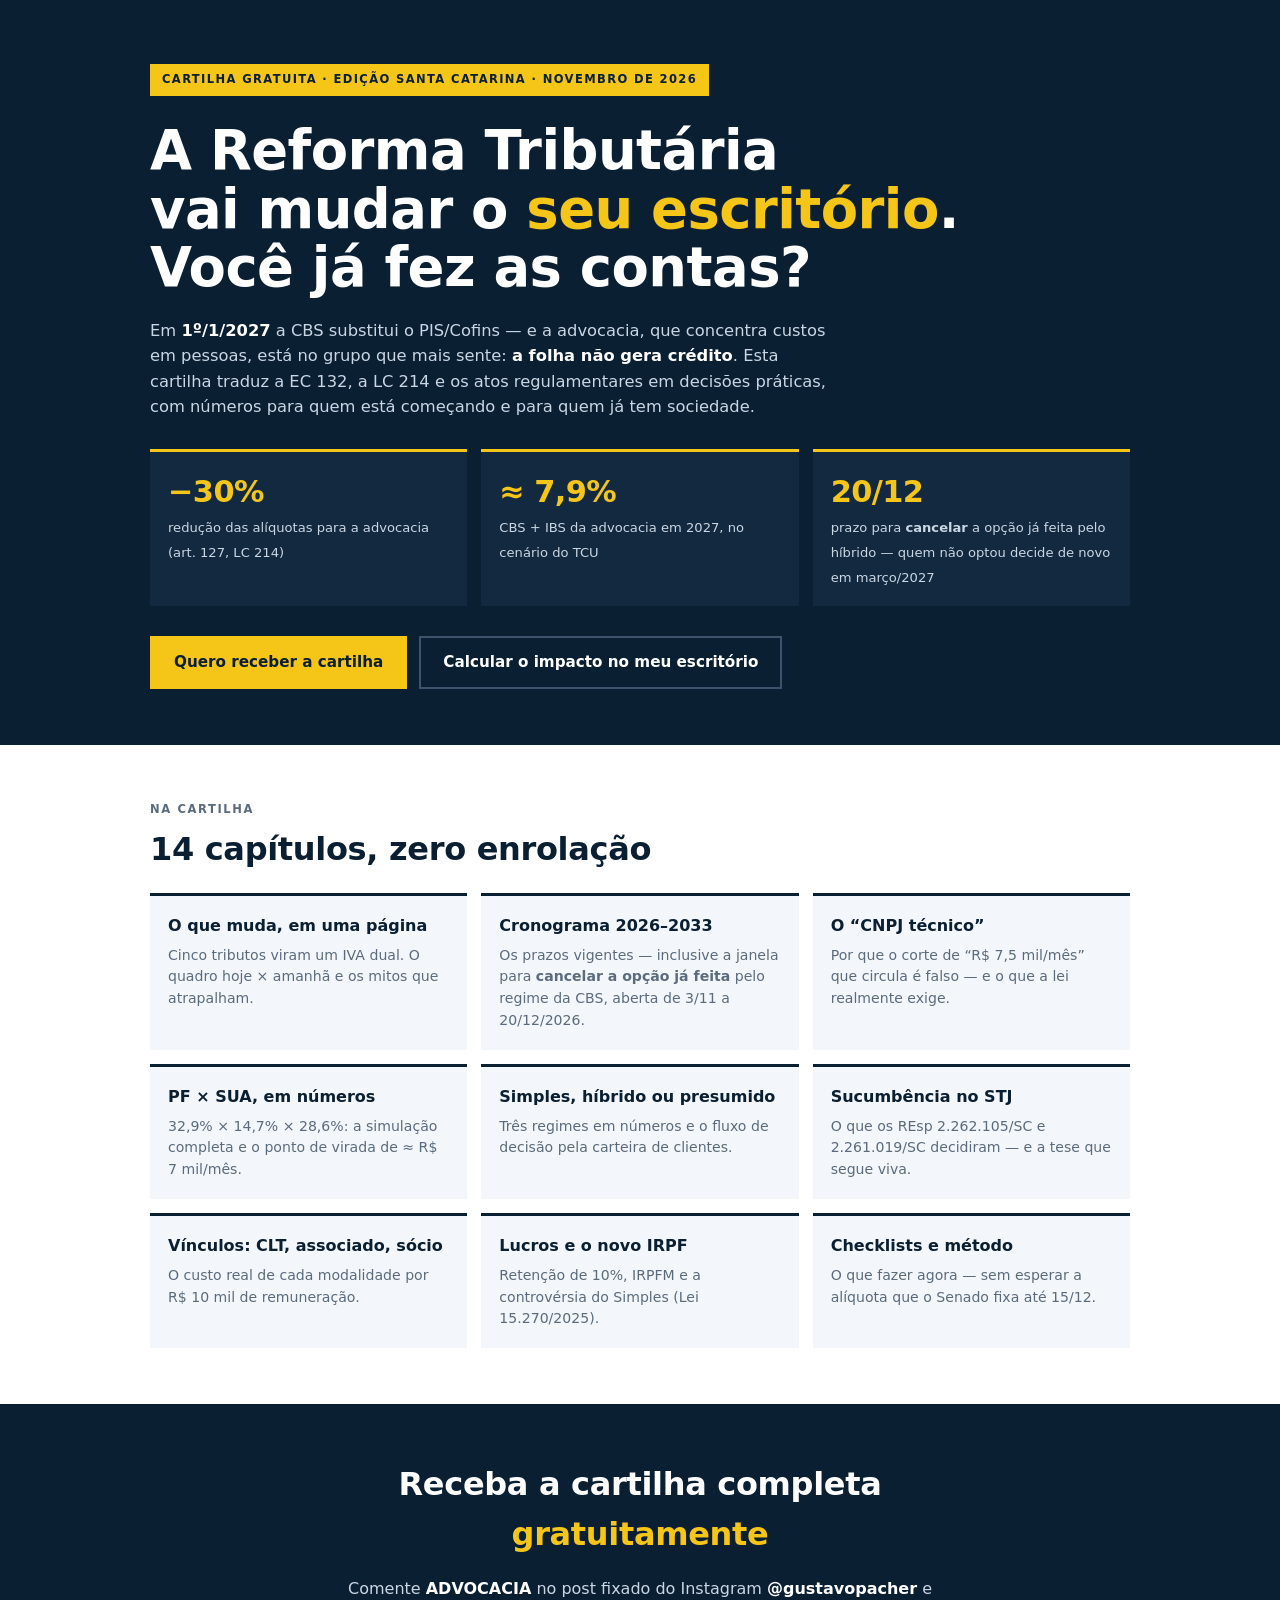
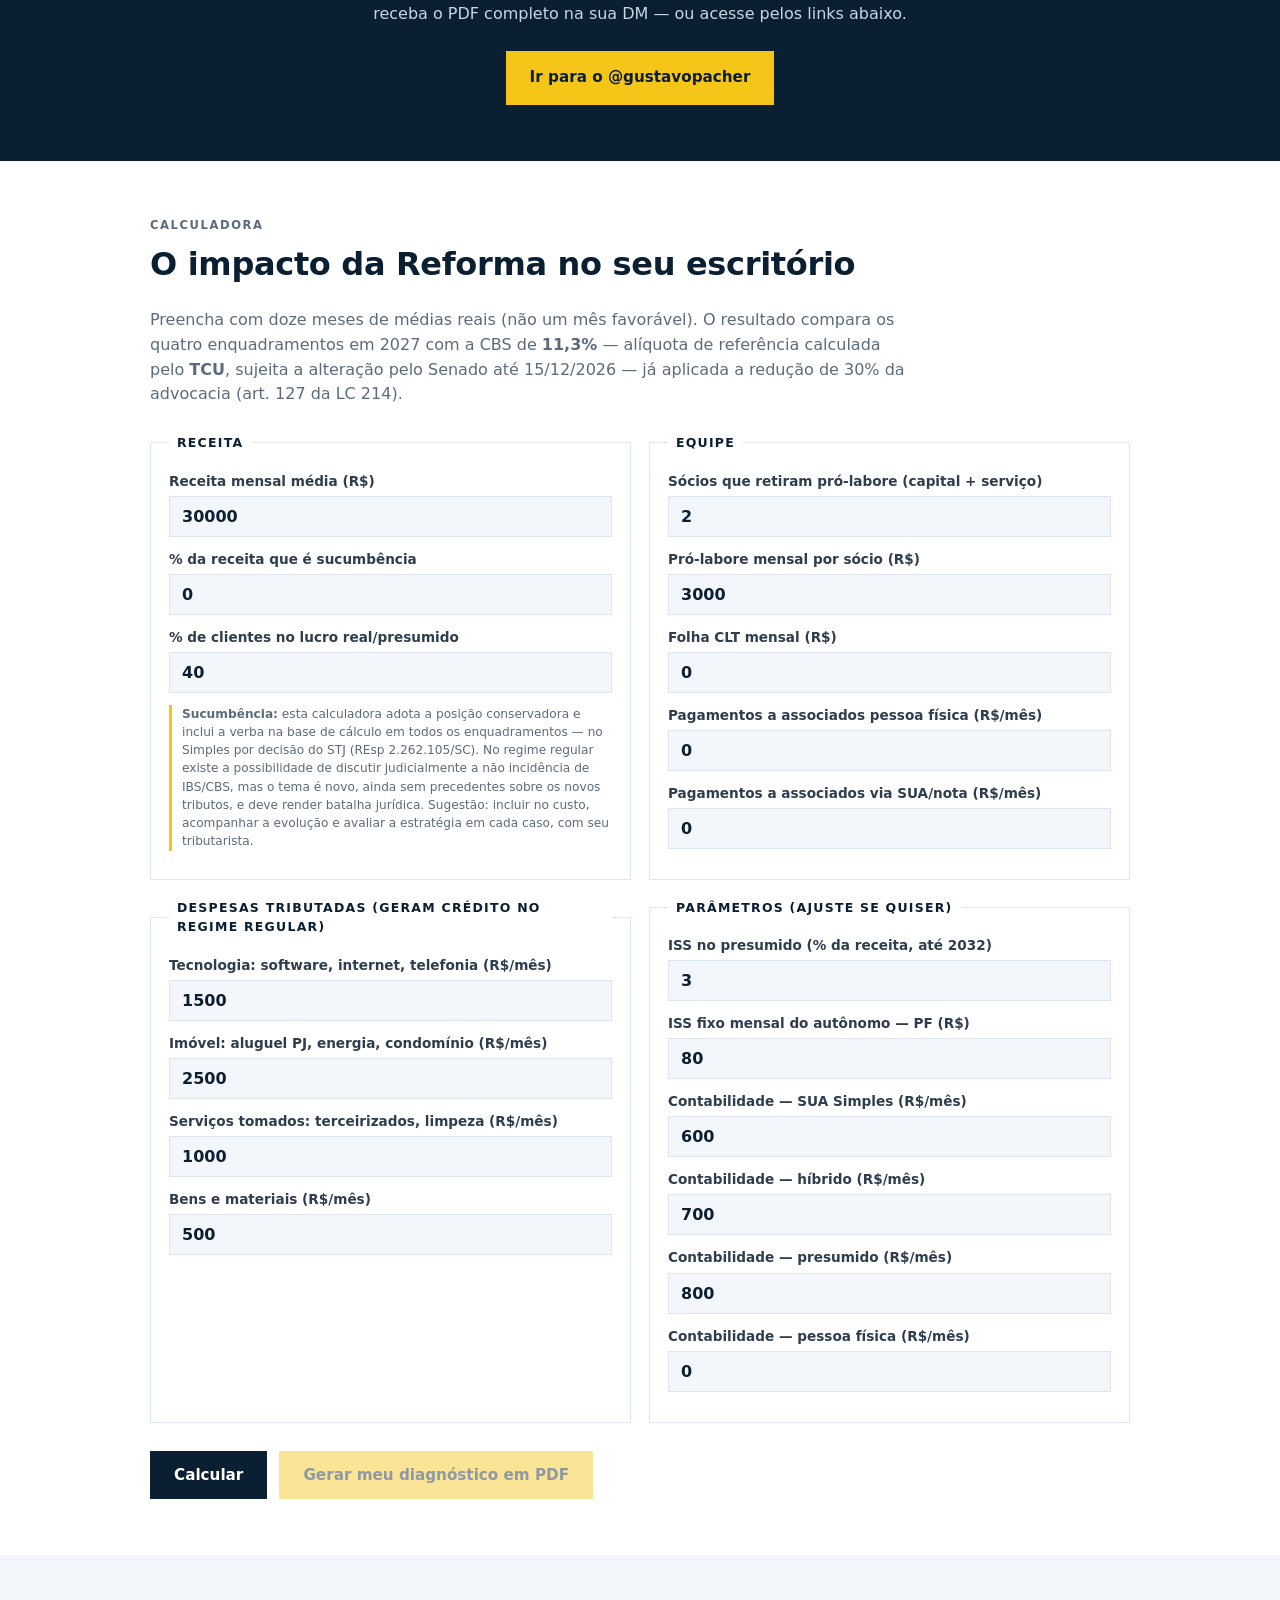
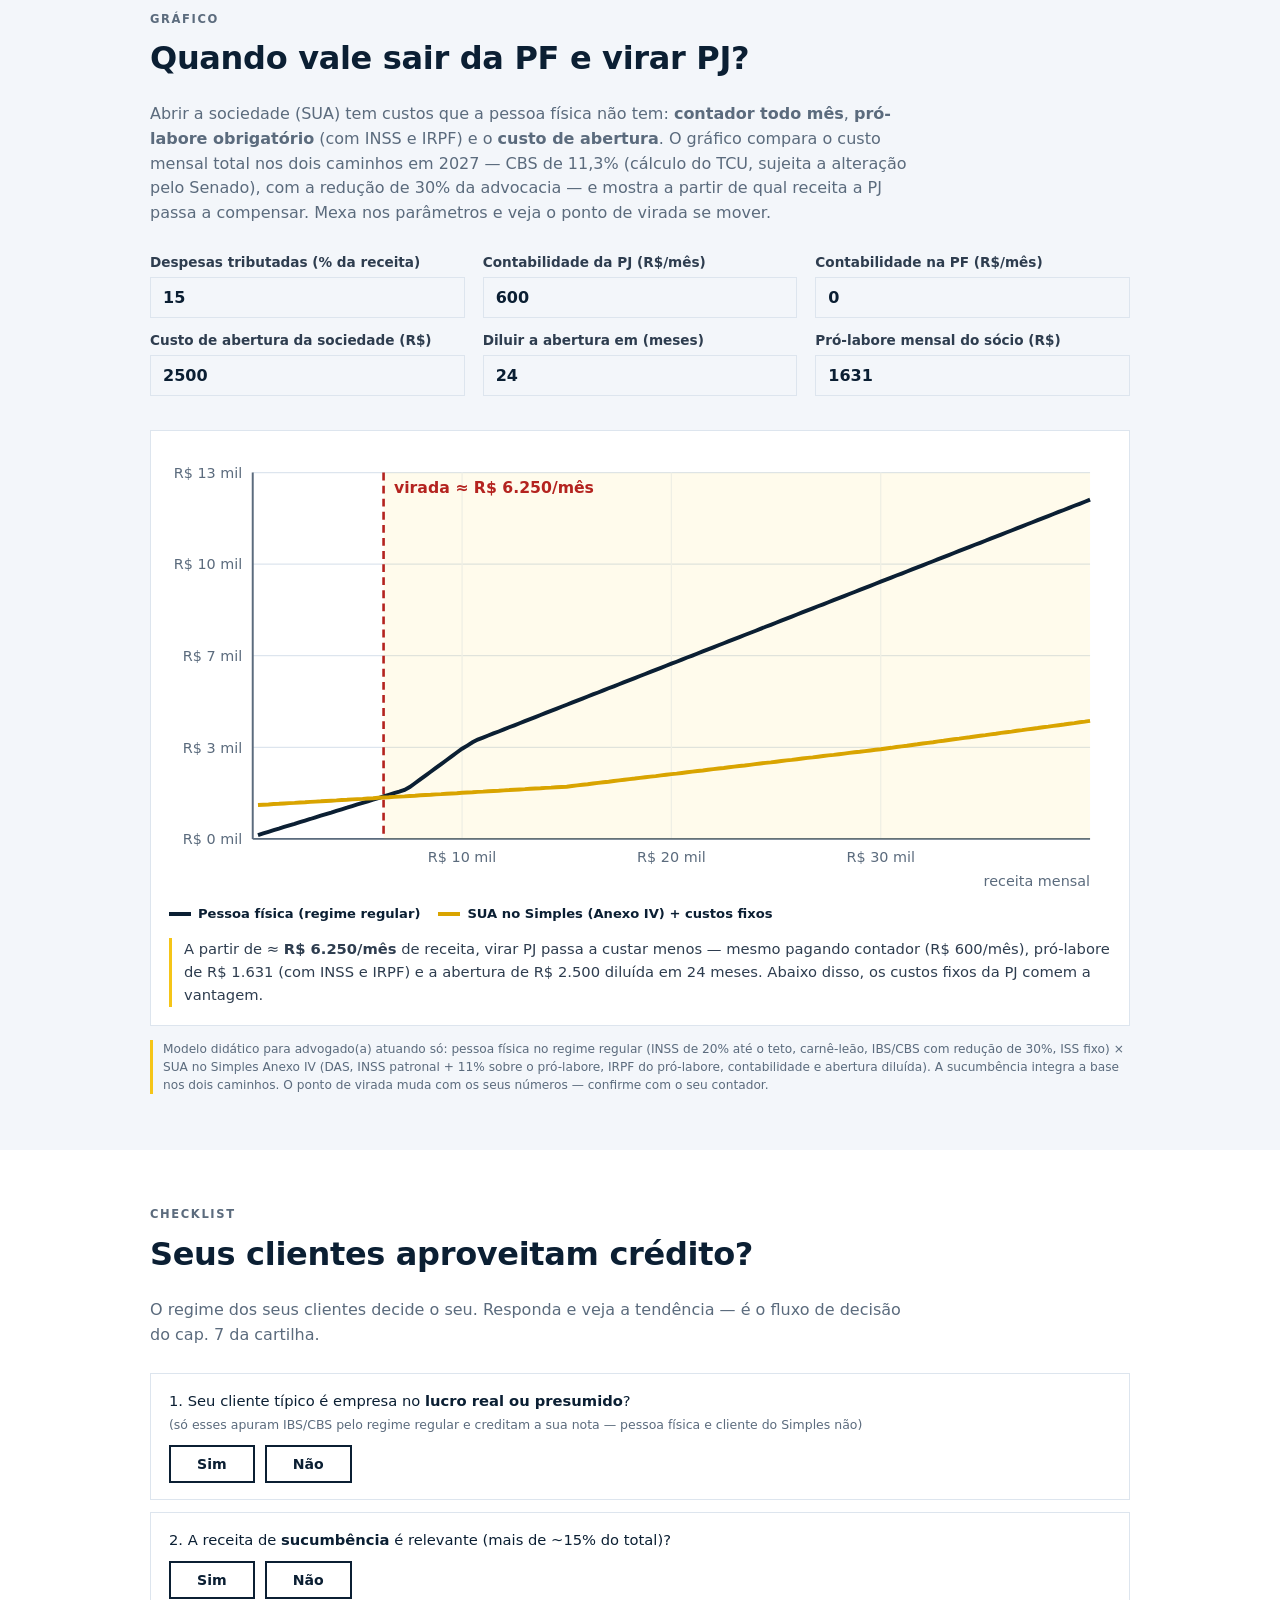
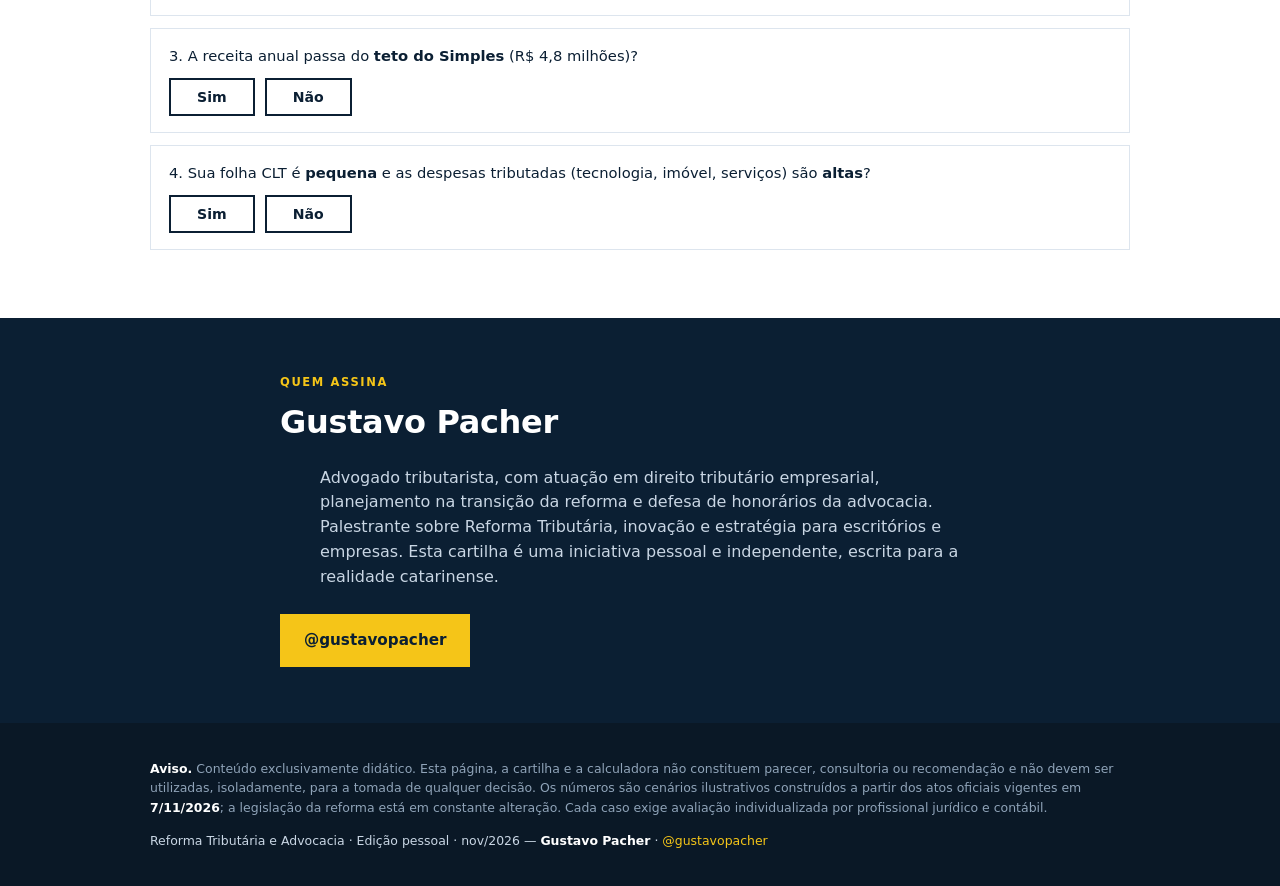
<file: index.html>
<!DOCTYPE html>
<html lang="pt-BR">
<head>
<meta charset="UTF-8">
<meta name="viewport" content="width=device-width, initial-scale=1">
<title>Reforma Tributária e Advocacia — a cartilha | Gustavo Pacher</title>
<meta name="description" content="O que a Reforma Tributária muda para sociedades de advogados e para o advogado pessoa física. Cartilha gratuita + calculadora do impacto no seu escritório. Por Gustavo Pacher, advogado tributarista.">
<link rel="stylesheet" href="styles.css?v=3">
</head>
<body>

<!-- ================= HERO ================= -->
<header class="hero">
  <div class="wrap">
    <span class="kicker">Cartilha gratuita · Edição Santa Catarina · Novembro de 2026</span>
    <h1>A Reforma Tributária<br>vai mudar o <span class="y">seu escritório</span>.<br>Você já fez as contas?</h1>
    <p class="sub">Em <b>1º/1/2027</b> a CBS substitui o PIS/Cofins — e a advocacia, que concentra custos em pessoas,
    está no grupo que mais sente: <b>a folha não gera crédito</b>. Esta cartilha traduz a EC 132, a LC 214 e os atos
    regulamentares em decisões práticas, com números para quem está começando e para quem já tem sociedade.</p>
    <div class="hero-stats">
      <div><strong>−30%</strong><span>redução das alíquotas para a advocacia (art. 127, LC 214)</span></div>
      <div><strong>≈ 7,9%</strong><span>CBS + IBS da advocacia em 2027, no cenário do TCU</span></div>
      <div><strong>20/12</strong><span>prazo para <b>cancelar</b> a opção já feita pelo híbrido — quem não optou decide de novo em março/2027</span></div>
    </div>
    <div class="cta-row">
      <a class="btn btn-y" href="#cartilha">Quero receber a cartilha</a>
      <a class="btn btn-ghost" href="#calculadora">Calcular o impacto no meu escritório</a>
    </div>
  </div>
</header>

<!-- ================= O QUE VOCÊ ENCONTRA ================= -->
<section class="sec" id="conteudo">
  <div class="wrap">
    <h2><span class="tag">Na cartilha</span>14 capítulos, zero enrolação</h2>
    <div class="grid3">
      <div class="card"><h3>O que muda, em uma página</h3><p>Cinco tributos viram um IVA dual. O quadro hoje × amanhã e os mitos que atrapalham.</p></div>
      <div class="card"><h3>Cronograma 2026–2033</h3><p>Os prazos vigentes — inclusive a janela para <b>cancelar a opção já feita</b> pelo regime da CBS, aberta de 3/11 a 20/12/2026.</p></div>
      <div class="card"><h3>O “CNPJ técnico”</h3><p>Por que o corte de “R$ 7,5 mil/mês” que circula é falso — e o que a lei realmente exige.</p></div>
      <div class="card"><h3>PF × SUA, em números</h3><p>32,9% × 14,7% × 28,6%: a simulação completa e o ponto de virada de ≈ R$ 7 mil/mês.</p></div>
      <div class="card"><h3>Simples, híbrido ou presumido</h3><p>Três regimes em números e o fluxo de decisão pela carteira de clientes.</p></div>
      <div class="card"><h3>Sucumbência no STJ</h3><p>O que os REsp 2.262.105/SC e 2.261.019/SC decidiram — e a tese que segue viva.</p></div>
      <div class="card"><h3>Vínculos: CLT, associado, sócio</h3><p>O custo real de cada modalidade por R$ 10 mil de remuneração.</p></div>
      <div class="card"><h3>Lucros e o novo IRPF</h3><p>Retenção de 10%, IRPFM e a controvérsia do Simples (Lei 15.270/2025).</p></div>
      <div class="card"><h3>Checklists e método</h3><p>O que fazer agora — sem esperar a alíquota que o Senado fixa até 15/12.</p></div>
    </div>
  </div>
</section>

<!-- ================= CTA CARTILHA ================= -->
<section class="sec sec-dark" id="cartilha">
  <div class="wrap center">
    <h2 class="light">Receba a cartilha completa<br><span class="y">gratuitamente</span></h2>
    <p class="sub-light">Comente <b class="y">ADVOCACIA</b> no post fixado do Instagram <b>@gustavopacher</b>
    e receba o PDF completo na sua DM — ou acesse pelos links abaixo.</p>
    <div class="cta-row center">
      <a class="btn btn-y" href="https://www.instagram.com/gustavopacher/" target="_blank" rel="noopener">Ir para o @gustavopacher</a>
    </div>
  </div>
</section>

<!-- ================= CALCULADORA ================= -->
<section class="sec" id="calculadora">
  <div class="wrap">
    <h2><span class="tag">Calculadora</span>O impacto da Reforma no seu escritório</h2>
    <p class="intro">Preencha com doze meses de médias reais (não um mês favorável). O resultado compara os quatro
    enquadramentos em 2027 com a CBS de <b>11,3%</b> — alíquota de referência calculada pelo <b>TCU</b>, sujeita a
    alteração pelo Senado até 15/12/2026 — já aplicada a redução de 30% da advocacia (art. 127 da LC 214).</p>

    <form id="calcForm" class="calc-form" onsubmit="return false;">
      <fieldset>
        <legend>Receita</legend>
        <label>Receita mensal média (R$)<input type="number" id="receita" value="30000" min="0" step="500"></label>
        <label>% da receita que é sucumbência<input type="number" id="sucumbenciaPct" value="0" min="0" max="100" step="1"></label>
        <label>% de clientes no lucro real/presumido<input type="number" id="carteiraB2BPct" value="40" min="0" max="100" step="5"></label>
        <p class="field-note"><b>Sucumbência:</b> esta calculadora adota a posição conservadora e inclui a verba na base de
        cálculo em todos os enquadramentos — no Simples por decisão do STJ (REsp 2.262.105/SC). No regime regular existe a
        possibilidade de discutir judicialmente a não incidência de IBS/CBS, mas o tema é novo, ainda sem precedentes sobre
        os novos tributos, e deve render batalha jurídica. Sugestão: incluir no custo, acompanhar a evolução e avaliar a
        estratégia em cada caso, com seu tributarista.</p>
      </fieldset>

      <fieldset>
        <legend>Equipe</legend>
        <label>Sócios que retiram pró-labore (capital + serviço)<input type="number" id="socios" value="2" min="0" step="1"></label>
        <label>Pró-labore mensal por sócio (R$)<input type="number" id="prolaborePorSocio" value="3000" min="0" step="500"></label>
        <label>Folha CLT mensal (R$)<input type="number" id="folhaCLT" value="0" min="0" step="500"></label>
        <label>Pagamentos a associados pessoa física (R$/mês)<input type="number" id="assocPF" value="0" min="0" step="500"></label>
        <label>Pagamentos a associados via SUA/nota (R$/mês)<input type="number" id="assocSUA" value="0" min="0" step="500"></label>
      </fieldset>

      <fieldset>
        <legend>Despesas tributadas (geram crédito no regime regular)</legend>
        <label>Tecnologia: software, internet, telefonia (R$/mês)<input type="number" id="dTecnologia" value="1500" min="0" step="100"></label>
        <label>Imóvel: aluguel PJ, energia, condomínio (R$/mês)<input type="number" id="dImovel" value="2500" min="0" step="100"></label>
        <label>Serviços tomados: terceirizados, limpeza (R$/mês)<input type="number" id="dServicos" value="1000" min="0" step="100"></label>
        <label>Bens e materiais (R$/mês)<input type="number" id="dBens" value="500" min="0" step="100"></label>
      </fieldset>

      <fieldset>
        <legend>Parâmetros (ajuste se quiser)</legend>
        <label>ISS no presumido (% da receita, até 2032)<input type="number" id="issPct" value="3" min="0" max="5" step="0.5"></label>
        <label>ISS fixo mensal do autônomo — PF (R$)<input type="number" id="issPfFixo" value="80" min="0" step="10"></label>
        <label>Contabilidade — SUA Simples (R$/mês)<input type="number" id="cSimples" value="600" min="0" step="50"></label>
        <label>Contabilidade — híbrido (R$/mês)<input type="number" id="cHibrido" value="700" min="0" step="50"></label>
        <label>Contabilidade — presumido (R$/mês)<input type="number" id="cPresumido" value="800" min="0" step="50"></label>
        <label>Contabilidade — pessoa física (R$/mês)<input type="number" id="cPf" value="0" min="0" step="50"></label>
      </fieldset>

      <div class="cta-row">
        <button class="btn btn-navy" id="btnCalcular">Calcular</button>
        <button class="btn btn-y" id="btnPdf" disabled>Gerar meu diagnóstico em PDF</button>
      </div>
    </form>

    <div id="resultados" class="resultados" hidden>
      <h3 class="res-title">Carga efetiva mensal estimada — 2027</h3>
      <div class="cenarios" id="cenarios"></div>
      <div class="res-extra" id="resExtra"></div>
      <p class="mini-disclaimer">Cenários ilustrativos, premissas didáticas da cartilha (fechamento 7/11/2026): crédito da
      contabilidade desprezado (conservador), parcela CBS do DAS ≈ 24%, encargos CLT ≈ 54% da folha, INSS teto ≈ R$ 8.475.
      O resultado <b>não substitui</b> a apuração do seu contador nem o parecer do seu tributarista.</p>
    </div>
  </div>
</section>

<!-- ================= GRÁFICO PF → PJ ================= -->
<section class="sec sec-gray" id="virada">
  <div class="wrap">
    <h2><span class="tag">Gráfico</span>Quando vale sair da PF e virar PJ?</h2>
    <p class="intro">Abrir a sociedade (SUA) tem custos que a pessoa física não tem: <b>contador todo mês</b>,
    <b>pró-labore obrigatório</b> (com INSS e IRPF) e o <b>custo de abertura</b>. O gráfico compara o custo mensal
    total nos dois caminhos em 2027 — CBS de 11,3% (cálculo do TCU, sujeita a alteração pelo Senado), com a redução
    de 30% da advocacia — e mostra a partir de qual receita a PJ passa a compensar. Mexa nos parâmetros e veja o
    ponto de virada se mover.</p>
    <form class="graf-form" onsubmit="return false;">
      <label>Despesas tributadas (% da receita)<input type="number" id="gDespesasPct" value="15" min="0" max="80" step="5"></label>
      <label>Contabilidade da PJ (R$/mês)<input type="number" id="gContabPJ" value="600" min="0" step="50"></label>
      <label>Contabilidade na PF (R$/mês)<input type="number" id="gContabPF" value="0" min="0" step="50"></label>
      <label>Custo de abertura da sociedade (R$)<input type="number" id="gAbertura" value="2500" min="0" step="250"></label>
      <label>Diluir a abertura em (meses)<input type="number" id="gAmort" value="24" min="1" step="6"></label>
      <label>Pró-labore mensal do sócio (R$)<input type="number" id="gProlabore" value="1631" min="0" step="100"></label>
    </form>
    <div class="grafico-box">
      <div id="grafico"></div>
      <p id="beTexto" class="be-texto"></p>
    </div>
    <p class="field-note" style="margin-top:14px">Modelo didático para advogado(a) atuando só: pessoa física no regime
    regular (INSS de 20% até o teto, carnê-leão, IBS/CBS com redução de 30%, ISS fixo) × SUA no Simples Anexo IV (DAS,
    INSS patronal + 11% sobre o pró-labore, IRPF do pró-labore, contabilidade e abertura diluída). A sucumbência integra
    a base nos dois caminhos. O ponto de virada muda com os seus números — confirme com o seu contador.</p>
  </div>
</section>

<!-- ================= CHECKLIST ================= -->
<section class="sec" id="checklist">
  <div class="wrap">
    <h2><span class="tag">Checklist</span>Seus clientes aproveitam crédito?</h2>
    <p class="intro">O regime dos seus clientes decide o seu. Responda e veja a tendência — é o fluxo de decisão do cap. 7 da cartilha.</p>
    <div class="quiz" id="quiz">
      <div class="q" data-q="1"><p>1. Seu cliente típico é empresa no <b>lucro real ou presumido</b>? <span class="hint">(só esses apuram IBS/CBS pelo regime regular e creditam a sua nota — pessoa física e cliente do Simples não)</span></p>
        <div class="opts"><button data-v="sim">Sim</button><button data-v="nao">Não</button></div></div>
      <div class="q" data-q="2"><p>2. A receita de <b>sucumbência</b> é relevante (mais de ~15% do total)?</p>
        <div class="opts"><button data-v="sim">Sim</button><button data-v="nao">Não</button></div></div>
      <div class="q" data-q="3"><p>3. A receita anual passa do <b>teto do Simples</b> (R$ 4,8 milhões)?</p>
        <div class="opts"><button data-v="sim">Sim</button><button data-v="nao">Não</button></div></div>
      <div class="q" data-q="4"><p>4. Sua folha CLT é <b>pequena</b> e as despesas tributadas (tecnologia, imóvel, serviços) são <b>altas</b>?</p>
        <div class="opts"><button data-v="sim">Sim</button><button data-v="nao">Não</button></div></div>
    </div>
    <div class="quiz-result" id="quizResult" hidden></div>
  </div>
</section>

<!-- ================= AUTOR ================= -->
<section class="sec sec-dark" id="autor">
  <div class="wrap autor">
    <div>
      <h2 class="light"><span class="tag tag-y">Quem assina</span>Gustavo Pacher</h2>
      <p class="sub-light">Advogado tributarista, com atuação em direito tributário empresarial, planejamento na transição
      da reforma e defesa de honorários da advocacia. Palestrante sobre Reforma Tributária, inovação e estratégia para
      escritórios e empresas. Esta cartilha é uma iniciativa pessoal e independente, escrita para a realidade catarinense.</p>
      <div class="cta-row">
        <a class="btn btn-y" href="https://www.instagram.com/gustavopacher/" target="_blank" rel="noopener">@gustavopacher</a>
      </div>
    </div>
  </div>
</section>

<!-- ================= RODAPÉ ================= -->
<footer class="foot">
  <div class="wrap">
    <p><b>Aviso.</b> Conteúdo exclusivamente didático. Esta página, a cartilha e a calculadora não constituem parecer,
    consultoria ou recomendação e não devem ser utilizadas, isoladamente, para a tomada de qualquer decisão. Os números são
    cenários ilustrativos construídos a partir dos atos oficiais vigentes em <b>7/11/2026</b>; a legislação da reforma está
    em constante alteração. Cada caso exige avaliação individualizada por profissional jurídico e contábil.</p>
    <p class="foot-brand">Reforma Tributária e Advocacia · Edição pessoal · nov/2026 — <b>Gustavo Pacher</b> ·
    <a href="https://www.instagram.com/gustavopacher/" target="_blank" rel="noopener">@gustavopacher</a></p>
  </div>
</footer>

<!-- ================= RELATÓRIO (só impressão) ================= -->
<div id="report" class="report" aria-hidden="true"></div>

<script src="calc.js?v=3"></script>
<script src="app.js?v=4"></script>
</body>
</html>
</file>
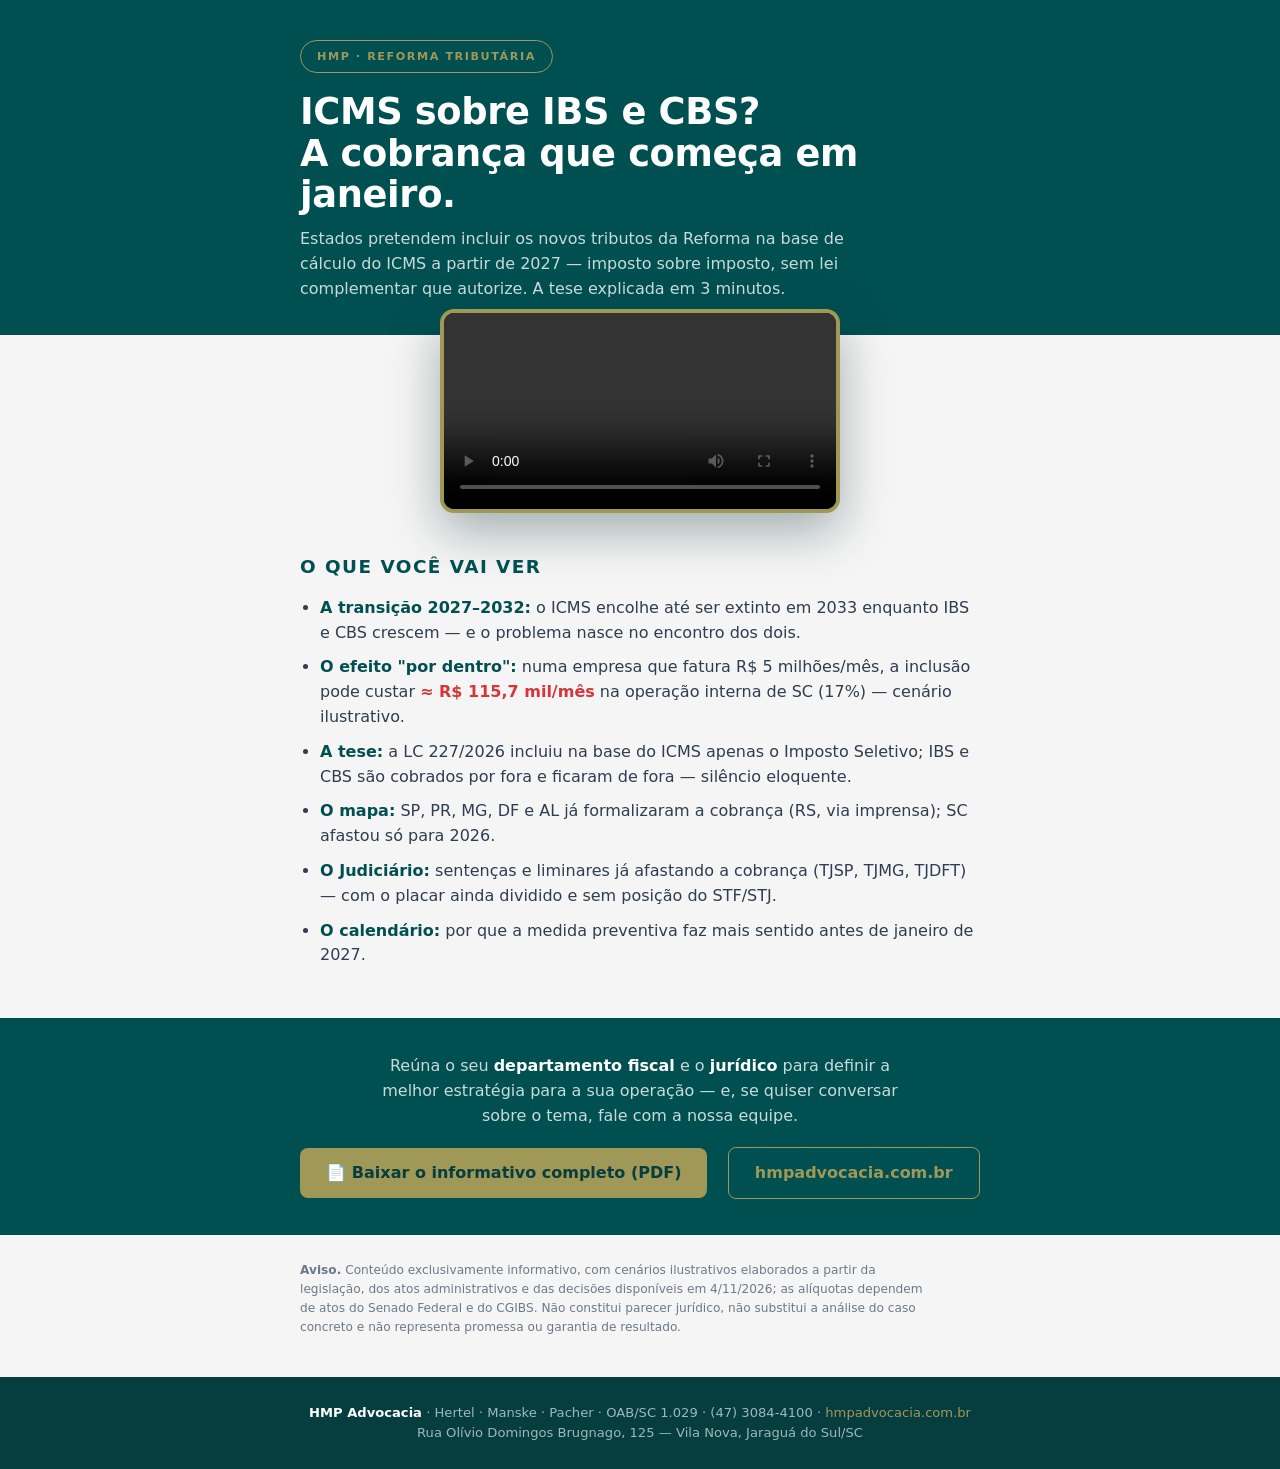
<file: tese-icms.html>
<!DOCTYPE html>
<html lang="pt-BR">
<head>
<meta charset="UTF-8">
<meta name="viewport" content="width=device-width, initial-scale=1">
<title>ICMS sobre IBS e CBS? A tese, em vídeo | HMP Advocacia</title>
<meta name="description" content="A partir de 2027, Estados pretendem cobrar ICMS sobre o IBS e a CBS — imposto sobre imposto, sem lei complementar que autorize. Entenda a tese em 3 minutos.">
<style>
  *{margin:0;padding:0;box-sizing:border-box}
  :root{--verde:#004F51;--verde2:#063D3F;--dourado:#A09857;--off:#F5F5F5;--texto:#2E3D4F;--vermelho:#D63637}
  body{font-family:'Segoe UI',system-ui,Arial,sans-serif;background:var(--off);color:var(--texto);line-height:1.55}
  .wrap{max-width:720px;margin:0 auto;padding:0 20px}
  .topo{background:var(--verde);color:#fff;padding:40px 0 34px}
  .selo{display:inline-block;border:1.5px solid var(--dourado);color:var(--dourado);font-size:.7rem;font-weight:700;
    letter-spacing:.14em;text-transform:uppercase;padding:7px 16px;border-radius:999px;margin-bottom:18px}
  h1{font-size:clamp(1.5rem,4.5vw,2.3rem);font-weight:800;line-height:1.12;letter-spacing:-.01em}
  .topo p{margin-top:12px;color:#C9DADA;max-width:560px}
  .video-box{margin:-26px auto 0;max-width:440px;padding:0 20px}
  video{width:100%;border-radius:14px;border:4px solid var(--dourado);box-shadow:0 18px 50px rgba(0,40,41,.35);display:block;background:#000}
  .sec{padding:40px 0}
  .sec h2{color:var(--verde);font-size:1.15rem;font-weight:800;text-transform:uppercase;letter-spacing:.08em;margin-bottom:14px}
  ul{margin:0 0 0 20px}
  li{margin-bottom:10px}
  li b{color:var(--verde)}
  .num{color:var(--vermelho);font-weight:800}
  .cta{background:var(--verde);color:#fff;padding:36px 0;text-align:center}
  .cta p{max-width:560px;margin:0 auto 18px;color:#C9DADA}
  .cta b{color:#fff}
  .btn{display:inline-block;background:var(--dourado);color:var(--verde2);font-weight:800;text-decoration:none;
    padding:13px 26px;border-radius:8px}
  .disc{font-size:.76rem;color:#6b7a8a;padding:26px 0 40px;max-width:640px}
  .foot{background:var(--verde2);color:#9DB8B8;padding:26px 0;font-size:.82rem;text-align:center}
  .foot b{color:#fff}.foot a{color:var(--dourado);text-decoration:none}
</style>
</head>
<body>

<header class="topo">
  <div class="wrap">
    <span class="selo">HMP · Reforma Tributária</span>
    <h1>ICMS sobre IBS e CBS?<br>A cobrança que começa em janeiro.</h1>
    <p>Estados pretendem incluir os novos tributos da Reforma na base de cálculo do ICMS a partir de 2027 —
    imposto sobre imposto, sem lei complementar que autorize. A tese explicada em 3 minutos.</p>
  </div>
</header>

<div class="video-box">
  <video controls preload="metadata" poster="" src="media/tese-icms.mp4"></video>
</div>

<section class="sec">
  <div class="wrap">
    <h2>O que você vai ver</h2>
    <ul>
      <li><b>A transição 2027–2032:</b> o ICMS encolhe até ser extinto em 2033 enquanto IBS e CBS crescem — e o problema nasce no encontro dos dois.</li>
      <li><b>O efeito "por dentro":</b> numa empresa que fatura R$ 5 milhões/mês, a inclusão pode custar <span class="num">≈ R$ 115,7 mil/mês</span> na operação interna de SC (17%) — cenário ilustrativo.</li>
      <li><b>A tese:</b> a LC 227/2026 incluiu na base do ICMS apenas o Imposto Seletivo; IBS e CBS são cobrados por fora e ficaram de fora — silêncio eloquente.</li>
      <li><b>O mapa:</b> SP, PR, MG, DF e AL já formalizaram a cobrança (RS, via imprensa); SC afastou só para 2026.</li>
      <li><b>O Judiciário:</b> sentenças e liminares já afastando a cobrança (TJSP, TJMG, TJDFT) — com o placar ainda dividido e sem posição do STF/STJ.</li>
      <li><b>O calendário:</b> por que a medida preventiva faz mais sentido antes de janeiro de 2027.</li>
    </ul>
  </div>
</section>

<section class="cta">
  <div class="wrap">
    <p>Reúna o seu <b>departamento fiscal</b> e o <b>jurídico</b> para definir a melhor estratégia para a sua operação —
    e, se quiser conversar sobre o tema, fale com a nossa equipe.</p>
    <a class="btn" href="informativo-ibs-cbs-icms.pdf" target="_blank" rel="noopener">📄 Baixar o informativo completo (PDF)</a>
    &nbsp;&nbsp;
    <a class="btn" style="background:transparent;color:var(--dourado);border:1.5px solid var(--dourado)" href="https://www.hmpadvocacia.com.br" target="_blank" rel="noopener">hmpadvocacia.com.br</a>
  </div>
</section>

<div class="wrap">
  <p class="disc"><b>Aviso.</b> Conteúdo exclusivamente informativo, com cenários ilustrativos elaborados a partir da legislação,
  dos atos administrativos e das decisões disponíveis em 4/11/2026; as alíquotas dependem de atos do Senado Federal e do CGIBS.
  Não constitui parecer jurídico, não substitui a análise do caso concreto e não representa promessa ou garantia de resultado.</p>
</div>

<footer class="foot">
  <div class="wrap"><b>HMP Advocacia</b> · Hertel · Manske · Pacher · OAB/SC 1.029 ·
  (47) 3084-4100 · <a href="https://www.hmpadvocacia.com.br">hmpadvocacia.com.br</a><br>
  Rua Olívio Domingos Brugnago, 125 — Vila Nova, Jaraguá do Sul/SC</div>
</footer>

</body>
</html>
</file>
<file: styles.css>
/* ===== Reforma Tributária e Advocacia — Gustavo Pacher ===== */
*{margin:0;padding:0;box-sizing:border-box;-webkit-print-color-adjust:exact;print-color-adjust:exact}
:root{
  --ink:#0B1F33; --ink2:#13293F; --accent:#F5C518; --text:#2E3D4F; --muted:#5B6B7D;
  --line:#DDE5EE; --bg:#F3F6FA; --warn:#B4231F; --paper:#fff;
}
html{scroll-behavior:smooth}
body{font-family:'Segoe UI',system-ui,Arial,sans-serif;color:var(--text);background:var(--paper);line-height:1.55}
.wrap{max-width:1020px;margin:0 auto;padding:0 20px}
.y{color:var(--accent)}
b,strong{color:inherit}

/* ---------- hero ---------- */
.hero{background:var(--ink);color:#fff;padding:64px 0 56px}
.kicker{display:inline-block;background:var(--accent);color:var(--ink);font-size:.72rem;font-weight:700;
  letter-spacing:.12em;text-transform:uppercase;padding:7px 12px;margin-bottom:26px}
.hero h1{font-size:clamp(1.9rem,5.5vw,3.4rem);font-weight:800;line-height:1.08;letter-spacing:-.01em}
.hero .sub{margin-top:20px;max-width:680px;color:#C9D6E4;font-size:1.02rem}
.hero .sub b{color:#fff}
.hero-stats{display:flex;flex-wrap:wrap;gap:14px;margin:30px 0}
.hero-stats div{flex:1 1 180px;background:var(--ink2);padding:16px 18px;border-top:3px solid var(--accent)}
.hero-stats strong{display:block;font-size:1.9rem;font-weight:800;color:var(--accent);letter-spacing:-.02em}
.hero-stats span{font-size:.82rem;color:#C9D6E4}

/* ---------- buttons ---------- */
.cta-row{display:flex;flex-wrap:wrap;gap:12px;margin-top:10px}
.cta-row.center{justify-content:center}
.btn{display:inline-block;padding:13px 22px;font-size:.95rem;font-weight:700;text-decoration:none;cursor:pointer;
  border:2px solid transparent;transition:transform .12s ease,opacity .12s ease;font-family:inherit}
.btn:active{transform:scale(.98)}
.btn-y{background:var(--accent);color:var(--ink)}
.btn-navy{background:var(--ink);color:#fff}
.btn-ghost{background:transparent;color:#fff;border-color:#3C536B}
.btn-ghost-dark{background:transparent;color:#fff;border-color:#3C536B}
.btn[disabled]{opacity:.45;cursor:not-allowed}

/* ---------- sections ---------- */
.sec{padding:56px 0}
.sec-dark{background:var(--ink);color:#fff}
.sec-gray{background:var(--bg)}
.sec h2{font-size:clamp(1.4rem,3.4vw,2rem);font-weight:800;color:var(--ink);margin-bottom:18px;letter-spacing:-.01em}
.sec h2.light{color:#fff}
.tag{display:block;font-size:.72rem;font-weight:700;letter-spacing:.14em;text-transform:uppercase;color:var(--muted);margin-bottom:6px}
.tag-y{color:var(--accent)}
.center{text-align:center}
.sub-light{color:#C9D6E4;max-width:640px;margin:0 auto 24px}
.sec-dark .sub-light b{color:#fff}
.intro{max-width:760px;color:var(--muted);margin-bottom:26px}

.grid3{display:grid;grid-template-columns:1fr;gap:14px}
@media(min-width:640px){.grid3{grid-template-columns:1fr 1fr}}
@media(min-width:960px){.grid3{grid-template-columns:1fr 1fr 1fr}}
.card{background:var(--bg);border-top:3px solid var(--ink);padding:18px}
.card h3{font-size:1rem;color:var(--ink);margin-bottom:6px}
.card p{font-size:.88rem;color:var(--muted)}

/* ---------- calculadora ---------- */
.calc-form{display:grid;grid-template-columns:1fr;gap:18px}
@media(min-width:800px){.calc-form{grid-template-columns:1fr 1fr}}
fieldset{border:1px solid var(--line);padding:18px;background:#fff}
legend{font-size:.78rem;font-weight:800;letter-spacing:.1em;text-transform:uppercase;color:var(--ink);padding:0 8px}
label{display:block;font-size:.85rem;color:var(--text);margin-bottom:12px;font-weight:600}
label input[type=number]{display:block;width:100%;margin-top:4px;padding:10px 12px;font-size:1rem;border:1.5px solid var(--line);
  background:var(--bg);font-family:inherit;color:var(--ink);font-weight:700}
label input[type=number]:focus{outline:2px solid var(--accent);border-color:var(--accent)}
label.check{display:flex;gap:8px;align-items:flex-start;font-weight:500;font-size:.8rem;color:var(--muted)}
label.check input{margin-top:3px}
.field-note{font-size:.76rem;color:var(--muted);line-height:1.5;border-left:3px solid var(--accent);padding-left:10px;margin-top:4px}
.calc-form .cta-row{grid-column:1/-1}

.resultados{margin-top:36px}
.res-title{font-size:1.15rem;font-weight:800;color:var(--ink);margin-bottom:14px}
.cenarios{display:grid;grid-template-columns:1fr;gap:18px}
.cenario{border:1.5px solid var(--line);padding:18px;background:#fff}
.cenario h4{font-size:.8rem;font-weight:800;letter-spacing:.1em;text-transform:uppercase;color:#fff;background:var(--ink);
  display:inline-block;padding:6px 12px;margin-bottom:14px}
.cenario.destaque h4{background:var(--accent);color:var(--ink)}
.linha-res{margin-bottom:12px}
.linha-res .nome{display:flex;justify-content:space-between;font-size:.85rem;font-weight:700;color:var(--ink);margin-bottom:4px}
.linha-res .nome em{font-style:normal;color:var(--muted);font-weight:600}
.barra{height:22px;background:var(--bg);position:relative;overflow:hidden}
.barra i{display:block;height:100%;background:var(--ink);min-width:2px}
.linha-res.melhor .barra i{background:var(--accent)}
.linha-res .det{font-size:.74rem;color:var(--muted);margin-top:3px}
.res-extra{margin-top:22px;display:grid;gap:14px;grid-template-columns:1fr}
@media(min-width:800px){.res-extra{grid-template-columns:1fr 1fr}}
.res-box{background:var(--bg);border-top:3px solid var(--accent);padding:16px;font-size:.88rem}
.res-box h5{font-size:.78rem;font-weight:800;letter-spacing:.08em;text-transform:uppercase;color:var(--ink);margin-bottom:8px}
.res-box table{width:100%;border-collapse:collapse}
.res-box td{padding:4px 0;border-bottom:1px solid var(--line);font-size:.84rem}
.res-box td:last-child{text-align:right;font-weight:700;color:var(--ink)}
.res-box .alerta{color:var(--warn);font-weight:700}
.mini-disclaimer{margin-top:20px;font-size:.74rem;color:var(--muted);max-width:860px}

/* ---------- gráfico PF → PJ ---------- */
.graf-form{display:grid;grid-template-columns:1fr;gap:0 18px;margin-bottom:22px}
@media(min-width:640px){.graf-form{grid-template-columns:1fr 1fr}}
@media(min-width:960px){.graf-form{grid-template-columns:1fr 1fr 1fr}}
.grafico-box{background:#fff;border:1.5px solid var(--line);padding:18px}
.graf-legenda{display:flex;flex-wrap:wrap;gap:18px;margin-top:10px;font-size:.82rem;font-weight:600;color:var(--ink)}
.graf-legenda i{display:inline-block;width:22px;height:4px;vertical-align:middle;margin-right:7px}
.be-texto{margin-top:14px;font-size:.92rem;color:var(--text);border-left:3px solid var(--accent);padding-left:12px}

/* ---------- checklist ---------- */
.quiz .q{background:#fff;border:1px solid var(--line);padding:16px 18px;margin-bottom:12px}
.quiz .q p{font-size:.92rem;color:var(--ink)}
.quiz .hint{display:block;font-size:.78rem;color:var(--muted);font-weight:400;margin-top:2px}
.opts{display:flex;gap:10px;margin-top:10px}
.opts button{padding:9px 26px;font-size:.88rem;font-weight:700;border:2px solid var(--ink);background:#fff;color:var(--ink);
  cursor:pointer;font-family:inherit}
.opts button.sel{background:var(--ink);color:var(--accent)}
.quiz-result{margin-top:20px;background:var(--ink);color:#fff;padding:22px 24px}
.quiz-result h4{color:var(--accent);font-size:1.05rem;margin-bottom:8px}
.quiz-result ul{margin:10px 0 0 18px;font-size:.9rem;color:#C9D6E4}
.quiz-result li{margin-bottom:6px}

/* ---------- autor / rodapé ---------- */
.autor{max-width:760px}
.foot{background:#0A1826;color:#8FA3B8;padding:36px 0;font-size:.78rem}
.foot a{color:var(--accent);text-decoration:none}
.foot .foot-brand{margin-top:14px;color:#C9D6E4}
.foot b{color:#fff}

/* ---------- relatório de impressão ---------- */
.report{display:none}
@media print{
  @page{size:A4;margin:14mm}
  body.print-report > *:not(#report){display:none !important}
  body.print-report #report{display:block}
  .report{font-size:10pt;color:#2E3D4F}
  .report .r-head{background:#0B1F33;color:#fff;padding:8mm;margin-bottom:6mm}
  .report .r-head .k{display:inline-block;background:#F5C518;color:#0B1F33;font-size:7pt;font-weight:700;
    letter-spacing:.12em;text-transform:uppercase;padding:2mm 3mm;margin-bottom:3mm}
  .report h1{font-size:17pt;font-weight:800;color:#fff;line-height:1.15}
  .report .r-head p{color:#C9D6E4;font-size:8.5pt;margin-top:2mm}
  .report h2{font-size:9pt;font-weight:800;letter-spacing:.1em;text-transform:uppercase;color:#0B1F33;
    border-bottom:2.5px solid #F5C518;display:inline-block;padding-bottom:1mm;margin:5mm 0 2.5mm}
  .report table{width:100%;border-collapse:collapse;margin:1mm 0}
  .report th{background:#0B1F33;color:#fff;font-size:7.4pt;text-transform:uppercase;letter-spacing:.05em;
    padding:1.8mm 2.5mm;text-align:left}
  .report td{padding:1.6mm 2.5mm;border-bottom:1px solid #DDE5EE;font-size:8.6pt;vertical-align:top}
  .report td.num{text-align:right;font-weight:700;color:#0B1F33;white-space:nowrap}
  .report .r-bar{height:5mm;background:#0B1F33;color:#fff;font-size:7.4pt;font-weight:700;display:flex;
    align-items:center;padding:0 2mm;margin-bottom:1.2mm;white-space:nowrap}
  .report .r-bar.best{background:#F5C518;color:#0B1F33}
  .report .r-note{font-size:7.2pt;color:#5B6B7D;margin-top:2mm;line-height:1.4}
  .report .r-disc{border:1.5px solid #B4231F;padding:3mm;margin-top:4mm;font-size:7.6pt;color:#5B6B7D}
  .report .r-disc b{color:#B4231F}
  .report .r-foot{margin-top:5mm;padding-top:2mm;border-top:1px solid #DDE5EE;font-size:7.4pt;color:#5B6B7D;
    display:flex;justify-content:space-between}
  .report .r-foot b{color:#0B1F33}
  .report .avoid-break{break-inside:avoid}
}
</file>
